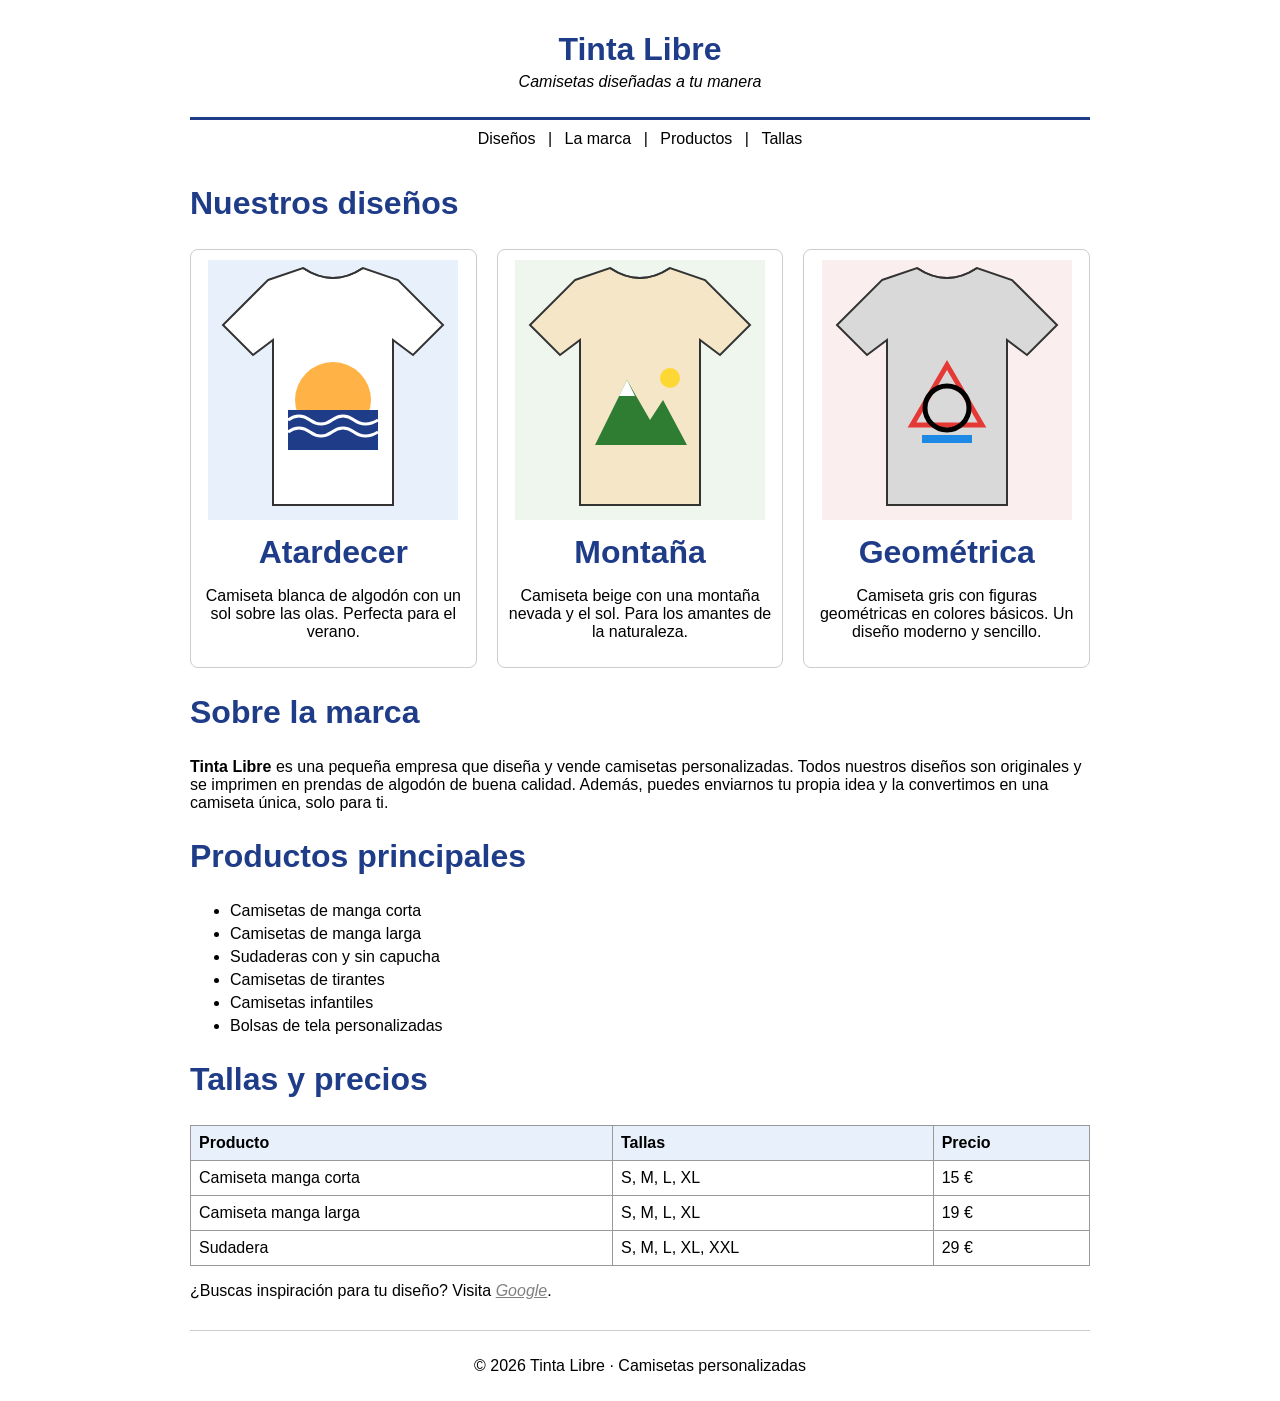
<file: DIW/Tema3/Actividad1_PaginaCSS/index.html>
<!DOCTYPE html>
<html lang="es">
<head>
    <meta charset="UTF-8">
    <meta name="viewport" content="width=device-width, initial-scale=1.0">
    <title>Tinta Libre - Camisetas personalizadas</title>
    <link rel="stylesheet" href="estilos.css">
</head>
<body>

    <!-- Bloque 1: cabecera -->
    <header>
        <h1>Tinta Libre</h1>
        <p class="eslogan">Camisetas diseñadas a tu manera</p>
    </header>

    <!-- Bloque 2: menú de navegación -->
    <nav>
        <a href="#disenos">Diseños</a> |
        <a href="#marca">La marca</a> |
        <a href="#productos">Productos</a> |
        <a href="#tallas">Tallas</a>
    </nav>

    <!-- Bloque 3: diseños destacados con sus imágenes -->
    <section id="disenos">
        <h2>Nuestros diseños</h2>

        <div class="galeria">
            <!-- Bloques 4, 5 y 6: cada diseño con su imagen y descripción -->
            <figure class="producto">
                <img src="img/atardecer.svg" alt="Camiseta blanca con el diseño Atardecer en el mar">
                <figcaption>
                    <h3>Atardecer</h3>
                    <p>Camiseta blanca de algodón con un sol sobre las olas. Perfecta para el verano.</p>
                </figcaption>
            </figure>

            <figure class="producto">
                <img src="img/montana.svg" alt="Camiseta beige con el diseño Montaña">
                <figcaption>
                    <h3>Montaña</h3>
                    <p>Camiseta beige con una montaña nevada y el sol. Para los amantes de la naturaleza.</p>
                </figcaption>
            </figure>

            <figure class="producto">
                <img src="img/geometrica.svg" alt="Camiseta gris con el diseño Geométrica">
                <figcaption>
                    <h3>Geométrica</h3>
                    <p>Camiseta gris con figuras geométricas en colores básicos. Un diseño moderno y sencillo.</p>
                </figcaption>
            </figure>
        </div>
    </section>

    <!-- Bloque 7: descripción de la marca -->
    <section id="marca">
        <h2>Sobre la marca</h2>
        <p>
            <strong>Tinta Libre</strong> es una pequeña empresa que diseña y vende camisetas personalizadas.
            Todos nuestros diseños son originales y se imprimen en prendas de algodón de buena calidad.
            Además, puedes enviarnos tu propia idea y la convertimos en una camiseta única, solo para ti.
        </p>
    </section>

    <!-- Bloque 8: listado de productos -->
    <section id="productos">
        <h2>Productos principales</h2>
        <ul>
            <li>Camisetas de manga corta</li>
            <li>Camisetas de manga larga</li>
            <li>Sudaderas con y sin capucha</li>
            <li>Camisetas de tirantes</li>
            <li>Camisetas infantiles</li>
            <li>Bolsas de tela personalizadas</li>
        </ul>
    </section>

    <!-- Bloque 9: tabla de tallas y precios -->
    <section id="tallas">
        <h2>Tallas y precios</h2>
        <table>
            <tr>
                <th>Producto</th>
                <th>Tallas</th>
                <th>Precio</th>
            </tr>
            <tr>
                <td>Camiseta manga corta</td>
                <td>S, M, L, XL</td>
                <td>15 €</td>
            </tr>
            <tr>
                <td>Camiseta manga larga</td>
                <td>S, M, L, XL</td>
                <td>19 €</td>
            </tr>
            <tr>
                <td>Sudadera</td>
                <td>S, M, L, XL, XXL</td>
                <td>29 €</td>
            </tr>
        </table>
    </section>

    <!-- Bloque 10: enlace al buscador -->
    <div class="buscador">
        <p>¿Buscas inspiración para tu diseño? Visita <a href="https://www.google.com" target="_blank">Google</a>.</p>
    </div>

    <!-- Bloque 11: pie de página -->
    <footer>
        <p>&copy; 2026 Tinta Libre · Camisetas personalizadas</p>
    </footer>

</body>
</html>
</file>
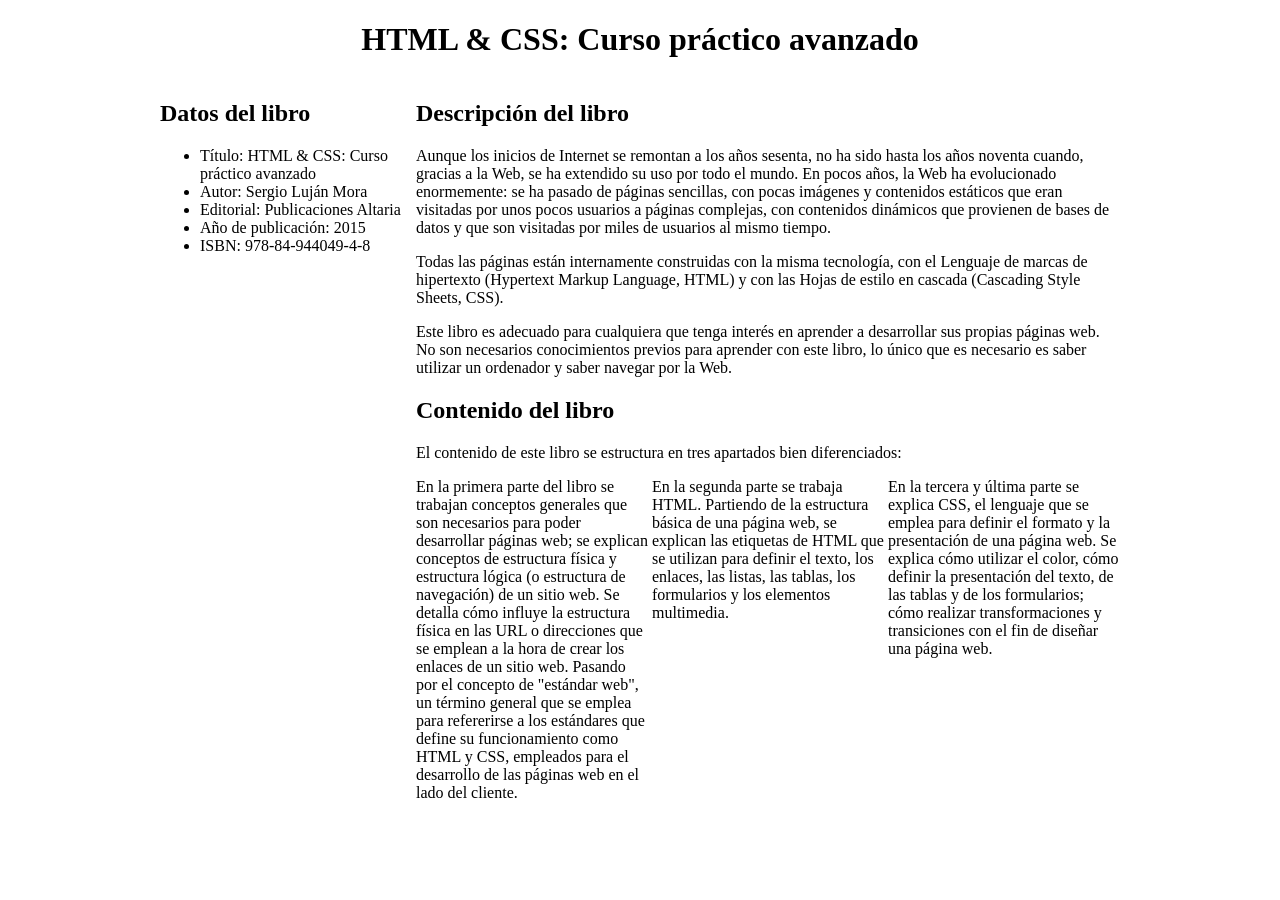
<file: DIW/Tema3/Actividad2_DisenoElastico/index.html>
<!DOCTYPE html>
<html>
<head>
<meta charset="utf-8" />
<title>HTML &amp; CSS: Curso práctico avanzado</title>
<link rel="stylesheet" href="estilos.css" />
</head>
<body>
<h1>HTML &amp; CSS: Curso práctico avanzado</h1>
<div id="lateral">
<h2>Datos del libro</h2>
<ul>
<li>Título: HTML &amp; CSS: Curso práctico avanzado</li>
<li>Autor: Sergio Luján Mora</li>
<li>Editorial: Publicaciones Altaria</li>
<li>Año de publicación: 2015</li>
<li>ISBN: 978-84-944049-4-8</li>
</ul>
</div>
<div id="principal">
<h2>Descripción del libro</h2>
<p>
Aunque los inicios de Internet se remontan a los años sesenta, no ha sido hasta los años noventa cuando, gracias a la Web, se ha extendido su uso por todo el mundo. En pocos años, la Web ha evolucionado enormemente: se ha pasado de páginas sencillas, con pocas imágenes y contenidos estáticos que eran visitadas por unos pocos usuarios a páginas complejas, con contenidos dinámicos que provienen de bases de datos y que son visitadas por miles de usuarios al mismo tiempo.
</p>
<p>
Todas las páginas están internamente construidas con la misma tecnología, con el Lenguaje de marcas de hipertexto (Hypertext Markup Language, HTML) y con las Hojas de estilo en cascada (Cascading Style Sheets, CSS).
</p>
<p>
Este libro es adecuado para cualquiera que tenga interés en aprender a desarrollar sus propias páginas web. No son necesarios conocimientos previos para aprender con este libro, lo único que es necesario es saber utilizar un ordenador y saber navegar por la Web.
</p>
<h2>Contenido del libro</h2>
<p>
El contenido de este libro se estructura en tres apartados bien diferenciados:
</p>
<ul>
<li>En la primera parte del libro se trabajan conceptos generales que son necesarios para poder desarrollar páginas web; se explican conceptos de estructura física y estructura lógica (o estructura de navegación) de un sitio web. Se detalla cómo influye la estructura física en las URL o direcciones que se emplean a la hora de crear los enlaces de un sitio web. Pasando por el concepto de "estándar web", un término general que se emplea para refererirse a los estándares que define su funcionamiento como HTML y CSS, empleados para el desarrollo de las páginas web en el lado del cliente.</li>
<li>En la segunda parte se trabaja HTML. Partiendo de la estructura básica de una página web, se explican las etiquetas de HTML que se utilizan para definir el texto, los enlaces, las listas, las tablas, los formularios y los elementos multimedia.</li>
<li>En la tercera y última parte se explica CSS, el lenguaje que se emplea para definir el formato y la presentación de una página web. Se explica cómo utilizar el color, cómo definir la presentación del texto, de las tablas y de los formularios; cómo realizar transformaciones y transiciones con el fin de diseñar una página web.</li>
</ul>
</div>
</body>
</html>
</file>
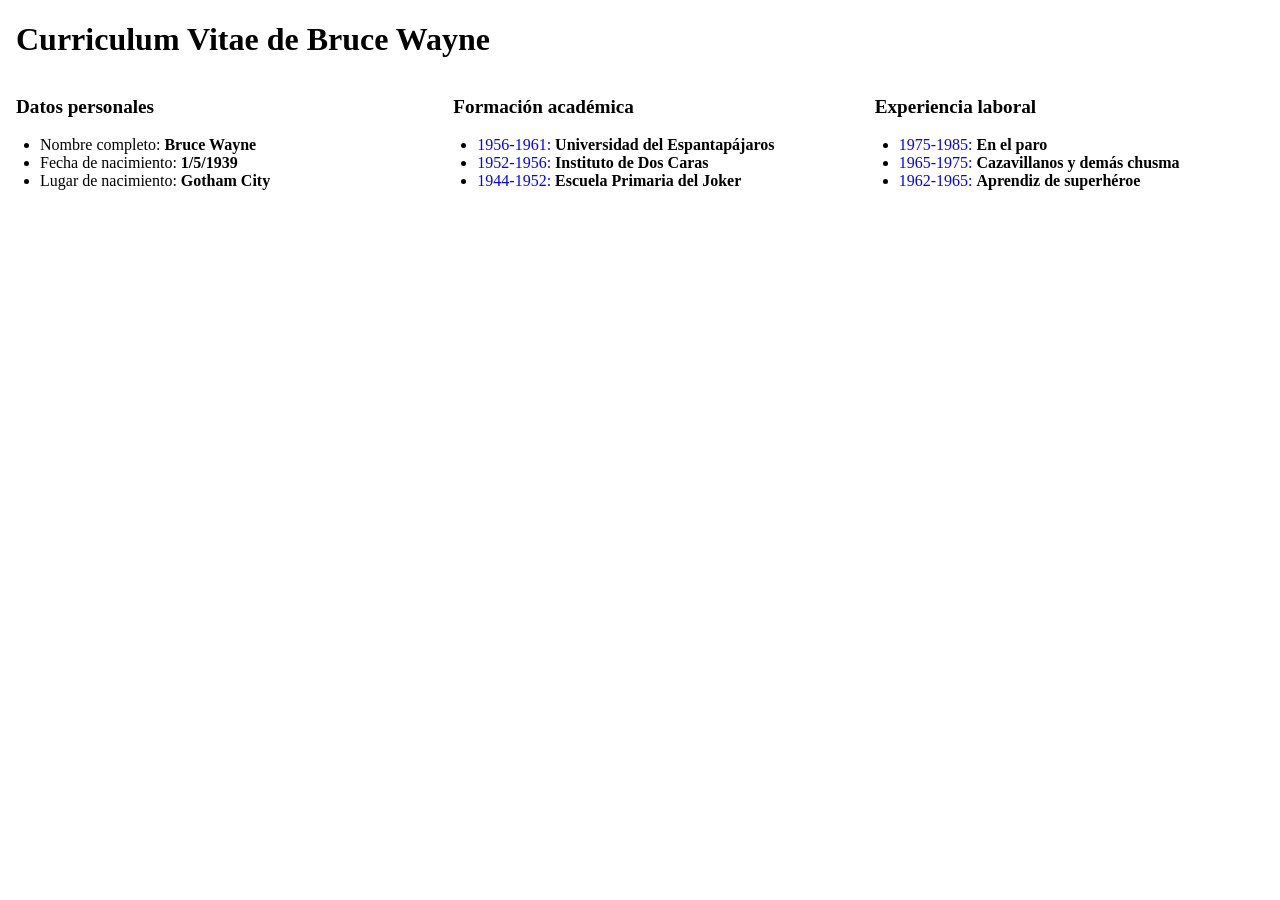
<file: DIW/Tema3/Actividad3_DisenoResponsive/index.html>
<!DOCTYPE html>
<html>
<head>
<meta charset="utf-8" />
<meta name="viewport" content="width=device-width, initial-scale=1.0" />
<title>Curriculum Vitae de Bruce Wayne</title>
<link rel="stylesheet" href="estilos.css" />
</head>
<body>
<h1>Curriculum Vitae de Bruce Wayne</h1>

<div class="contenedor">

    <div class="columna datos">
        <h2>Datos personales</h2>
        <ul>
            <li>Nombre completo: <strong>Bruce Wayne</strong></li>
            <li>Fecha de nacimiento: <strong>1/5/1939</strong></li>
            <li>Lugar de nacimiento: <strong>Gotham City</strong></li>
        </ul>
    </div>

    <div class="historial">
        <div class="columna">
            <h2>Formación académica</h2>
            <ul>
                <li><span class="fecha">1956-1961:</span> <strong>Universidad del Espantapájaros</strong></li>
                <li><span class="fecha">1952-1956:</span> <strong>Instituto de Dos Caras</strong></li>
                <li><span class="fecha">1944-1952:</span> <strong>Escuela Primaria del Joker</strong></li>
            </ul>
        </div>

        <div class="columna">
            <h2>Experiencia laboral</h2>
            <ul>
                <li><span class="fecha">1975-1985:</span> <strong>En el paro</strong></li>
                <li><span class="fecha">1965-1975:</span> <strong>Cazavillanos y demás chusma</strong></li>
                <li><span class="fecha">1962-1965:</span> <strong>Aprendiz de superhéroe</strong></li>
            </ul>
        </div>
    </div>

</div>
</body>
</html>
</file>
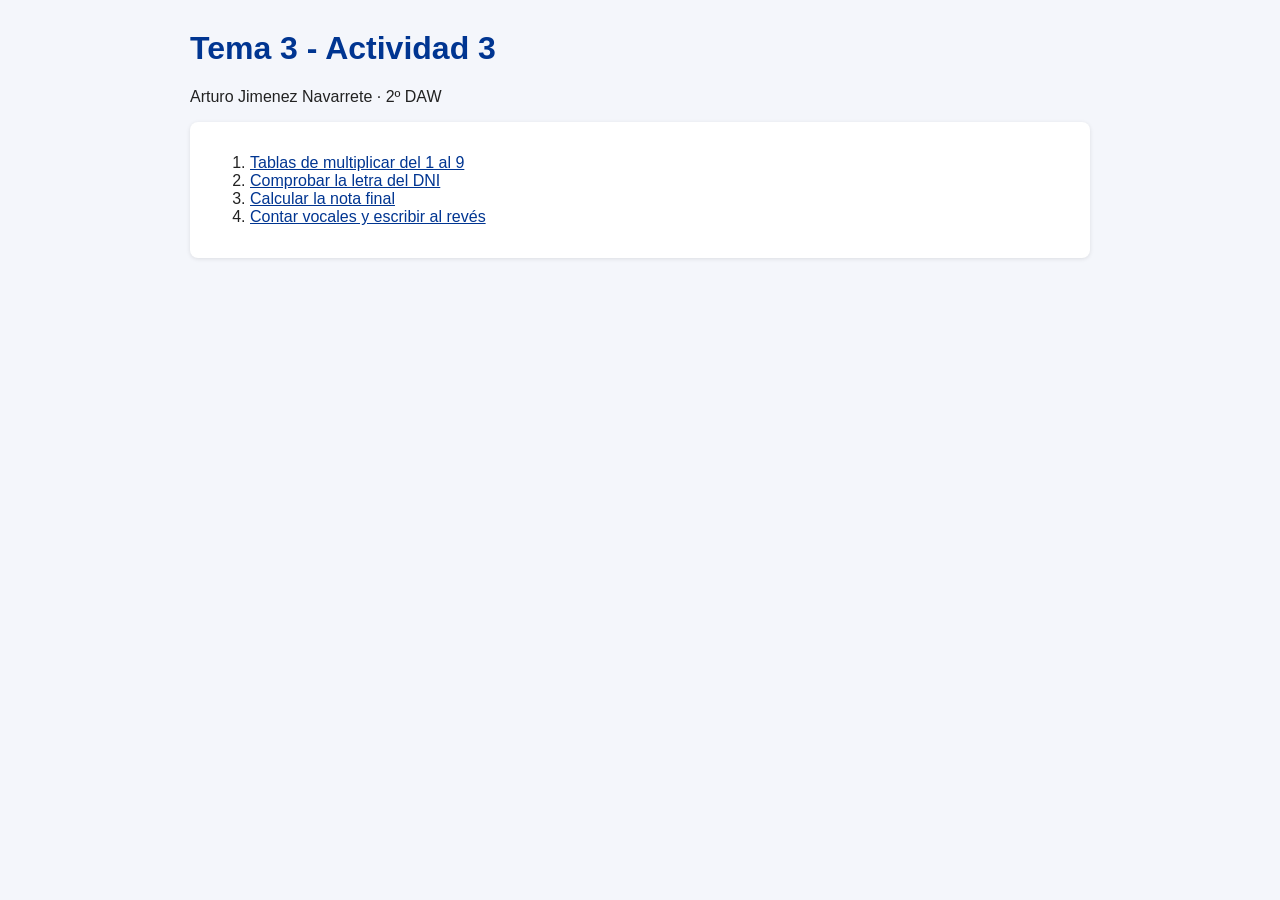
<file: DWEC/Tema3/Actividad3/index.html>
<!DOCTYPE html>
<html lang="es">
<head>
  <meta charset="UTF-8">
  <title>Tema 3 - Actividad 3</title>
  <link rel="stylesheet" href="estilos.css">
</head>
<body>
  <h1>Tema 3 - Actividad 3</h1>
  <p>Arturo Jimenez Navarrete · 2º DAW</p>
  <div class="caja">
    <ol>
      <li><a href="ejercicio1/index.html">Tablas de multiplicar del 1 al 9</a></li>
      <li><a href="ejercicio2/index.html">Comprobar la letra del DNI</a></li>
      <li><a href="ejercicio3/index.html">Calcular la nota final</a></li>
      <li><a href="ejercicio4/index.html">Contar vocales y escribir al revés</a></li>
    </ol>
  </div>
</body>
</html>
</file>
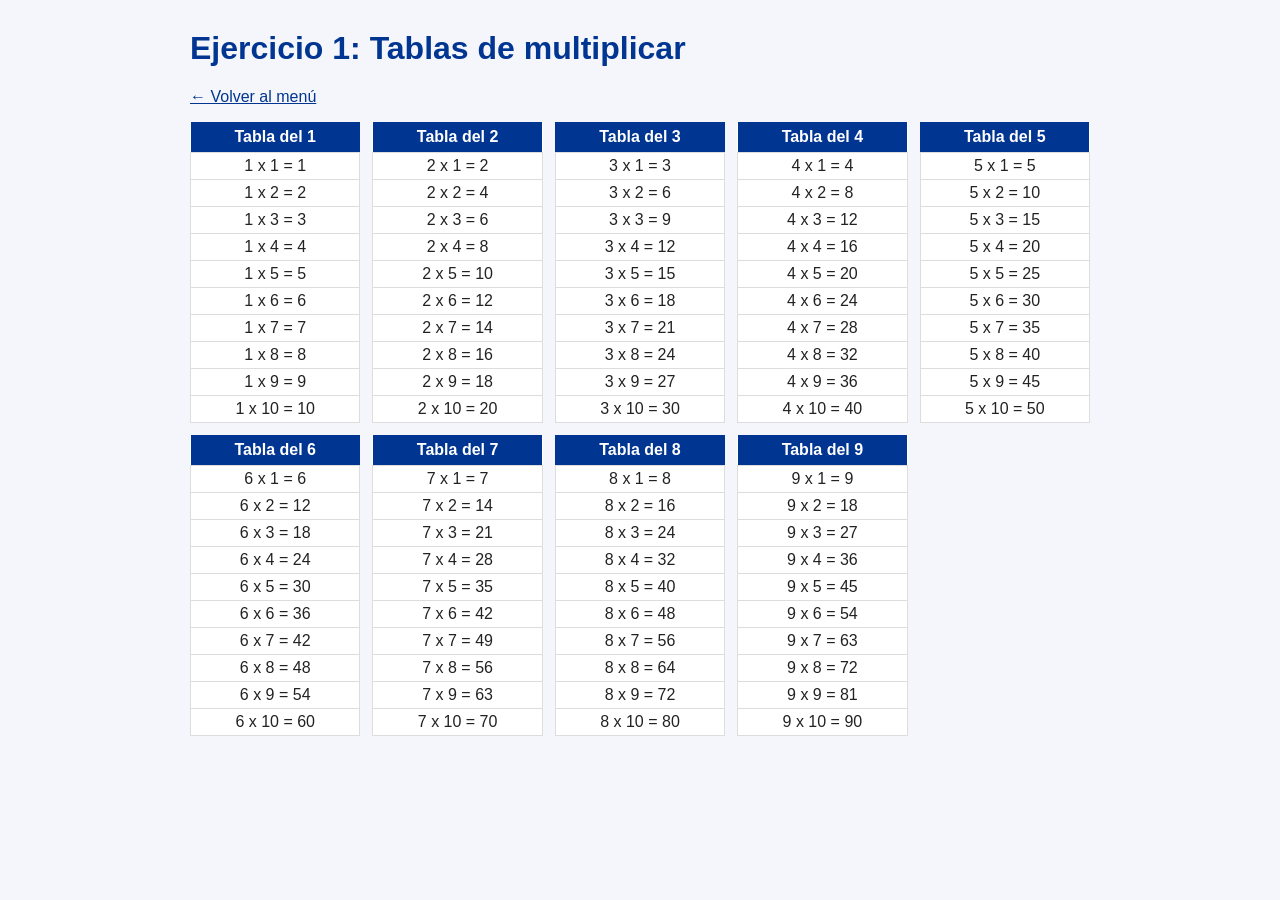
<file: DWEC/Tema3/Actividad3/ejercicio1/index.html>
<!DOCTYPE html>
<html lang="es">
<head>
  <meta charset="UTF-8">
  <title>Ejercicio 1: Tablas de multiplicar</title>
  <link rel="stylesheet" href="../estilos.css">
</head>
<body>
  <h1>Ejercicio 1: Tablas de multiplicar</h1>
  <p><a href="../index.html">&larr; Volver al menú</a></p>
  <div id="resultado" class="tablas"></div>
  <script src="script.js"></script>
</body>
</html>
</file>
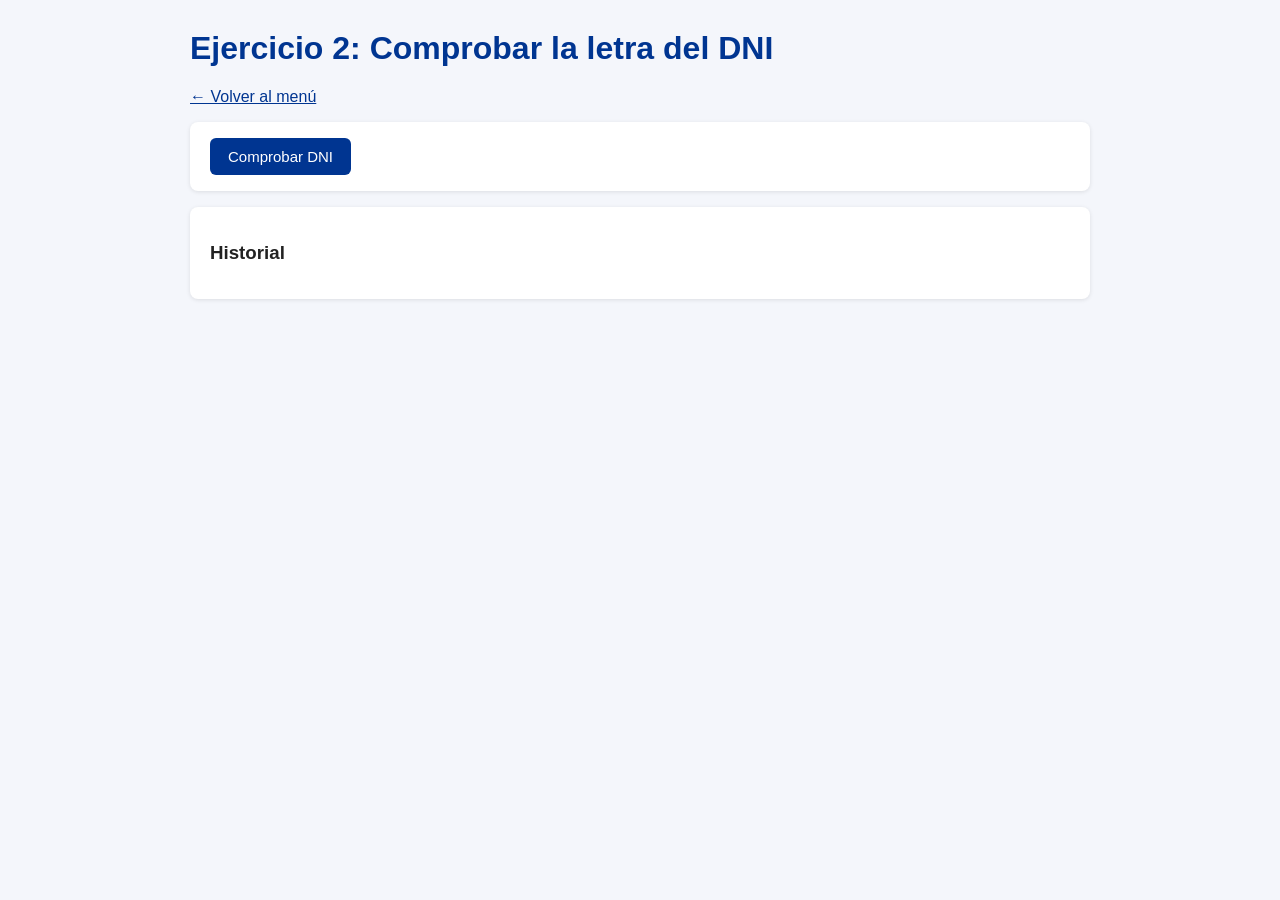
<file: DWEC/Tema3/Actividad3/ejercicio2/index.html>
<!DOCTYPE html>
<html lang="es">
<head>
  <meta charset="UTF-8">
  <title>Ejercicio 2: Comprobar la letra del DNI</title>
  <link rel="stylesheet" href="../estilos.css">
</head>
<body>
  <h1>Ejercicio 2: Comprobar la letra del DNI</h1>
  <p><a href="../index.html">&larr; Volver al menú</a></p>
  <div class="caja">
    <button id="btnEmpezar">Comprobar DNI</button>
  </div>
  <div class="caja">
    <h3>Historial</h3>
    <ul id="resultado"></ul>
  </div>
  <script src="script.js"></script>
</body>
</html>
</file>
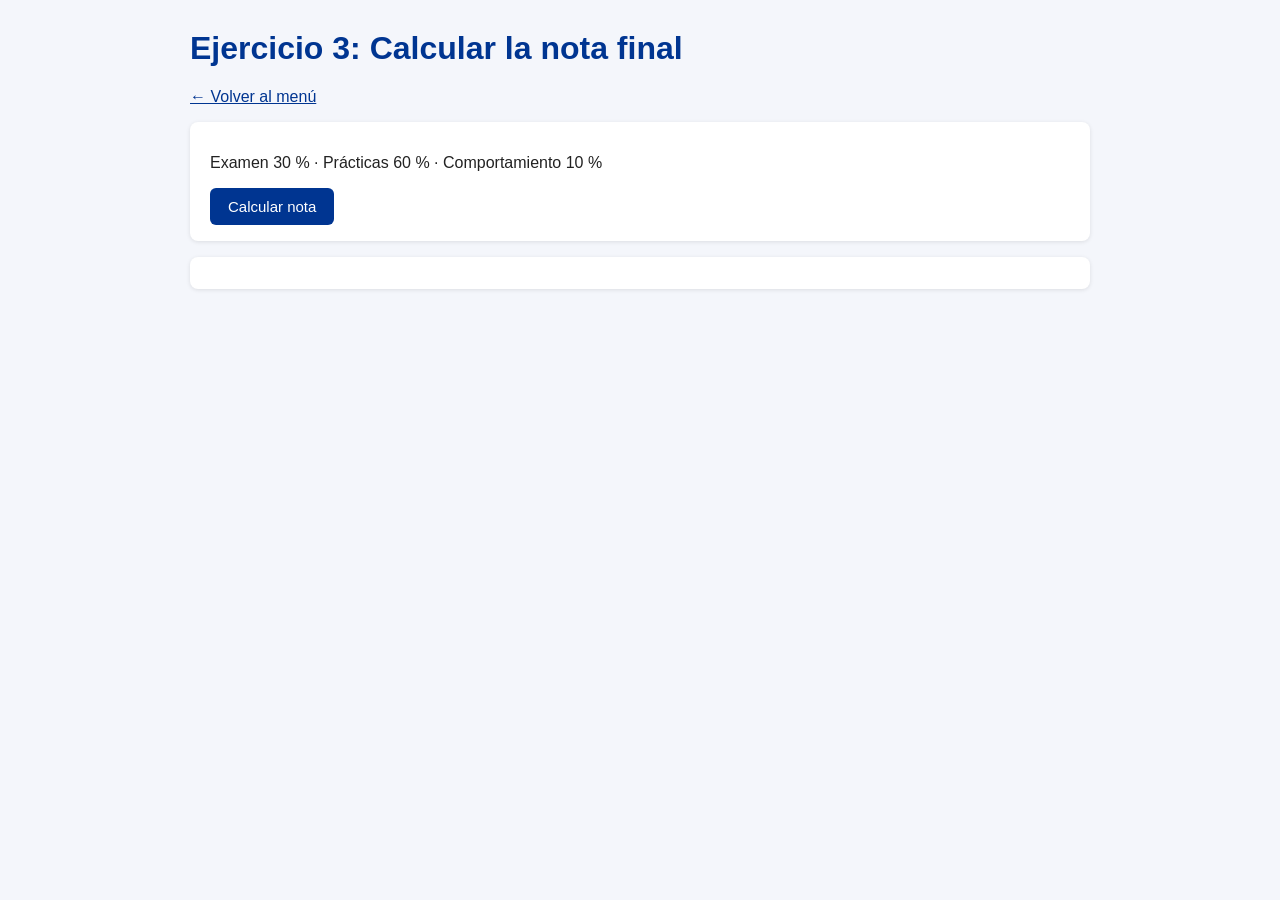
<file: DWEC/Tema3/Actividad3/ejercicio3/index.html>
<!DOCTYPE html>
<html lang="es">
<head>
  <meta charset="UTF-8">
  <title>Ejercicio 3: Calcular la nota final</title>
  <link rel="stylesheet" href="../estilos.css">
</head>
<body>
  <h1>Ejercicio 3: Calcular la nota final</h1>
  <p><a href="../index.html">&larr; Volver al menú</a></p>
  <div class="caja">
    <p>Examen 30 % · Prácticas 60 % · Comportamiento 10 %</p>
    <button id="btnCalcular">Calcular nota</button>
  </div>
  <div class="caja" id="resultado"></div>
  <script src="script.js"></script>
</body>
</html>
</file>
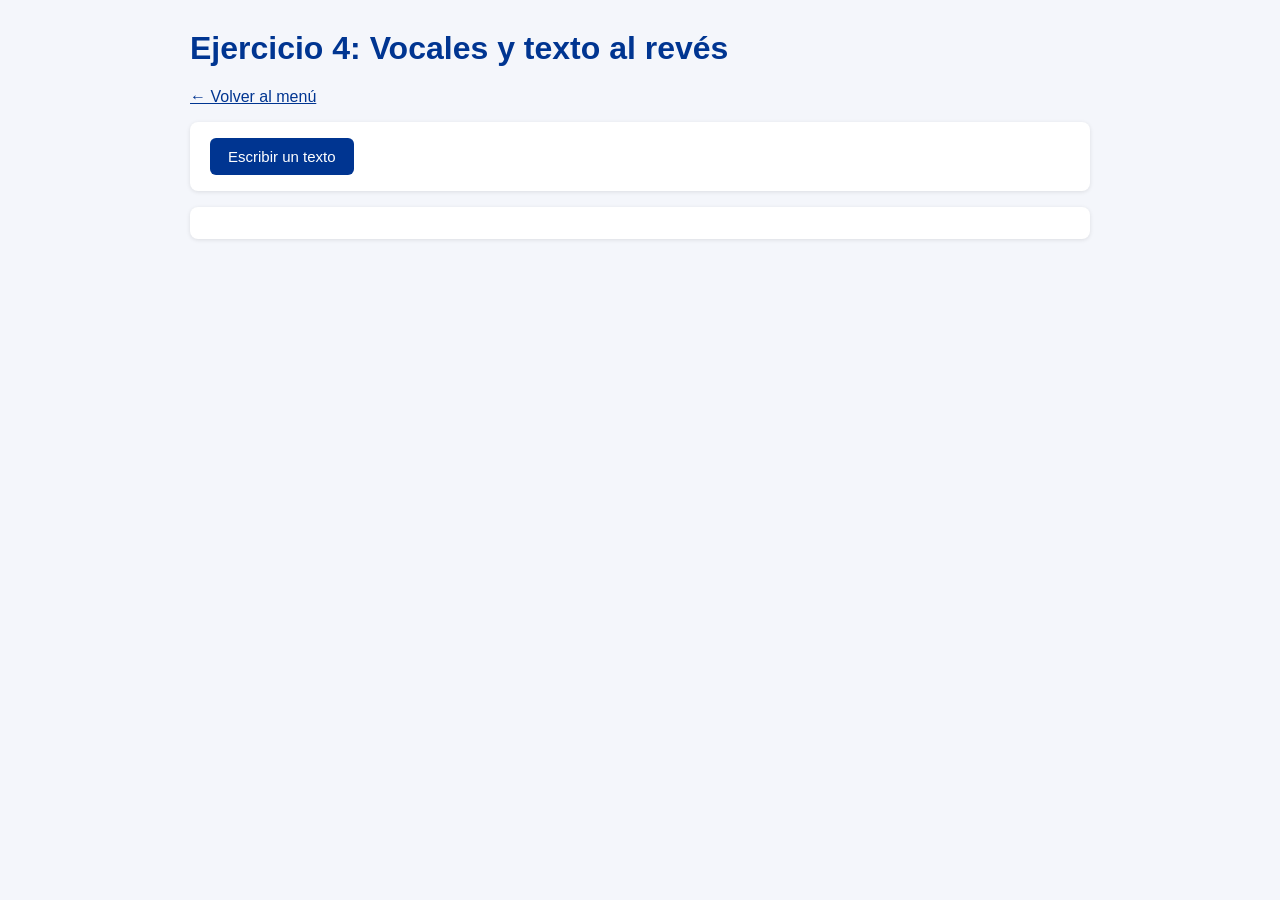
<file: DWEC/Tema3/Actividad3/ejercicio4/index.html>
<!DOCTYPE html>
<html lang="es">
<head>
  <meta charset="UTF-8">
  <title>Ejercicio 4: Vocales y texto al revés</title>
  <link rel="stylesheet" href="../estilos.css">
</head>
<body>
  <h1>Ejercicio 4: Vocales y texto al revés</h1>
  <p><a href="../index.html">&larr; Volver al menú</a></p>
  <div class="caja">
    <button id="btnLeer">Escribir un texto</button>
  </div>
  <div class="caja" id="resultado"></div>
  <script src="script.js"></script>
</body>
</html>
</file>
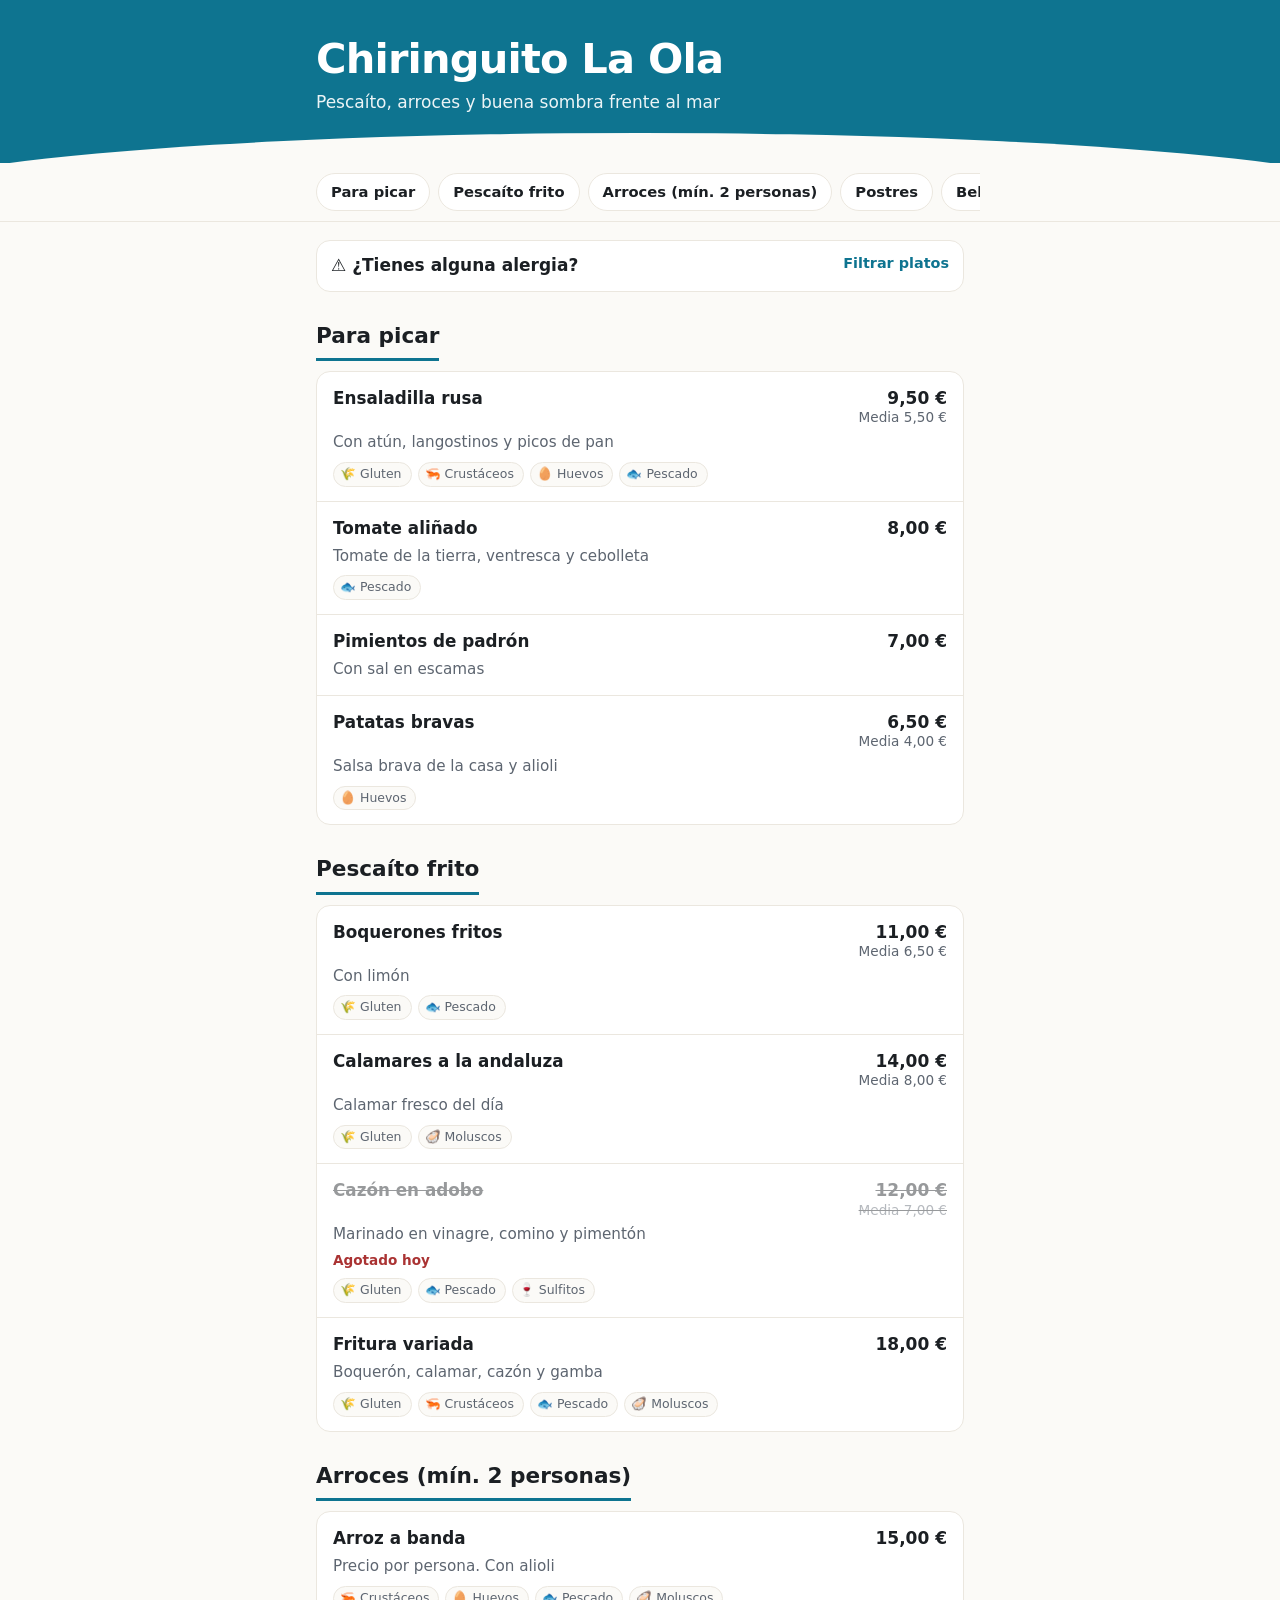
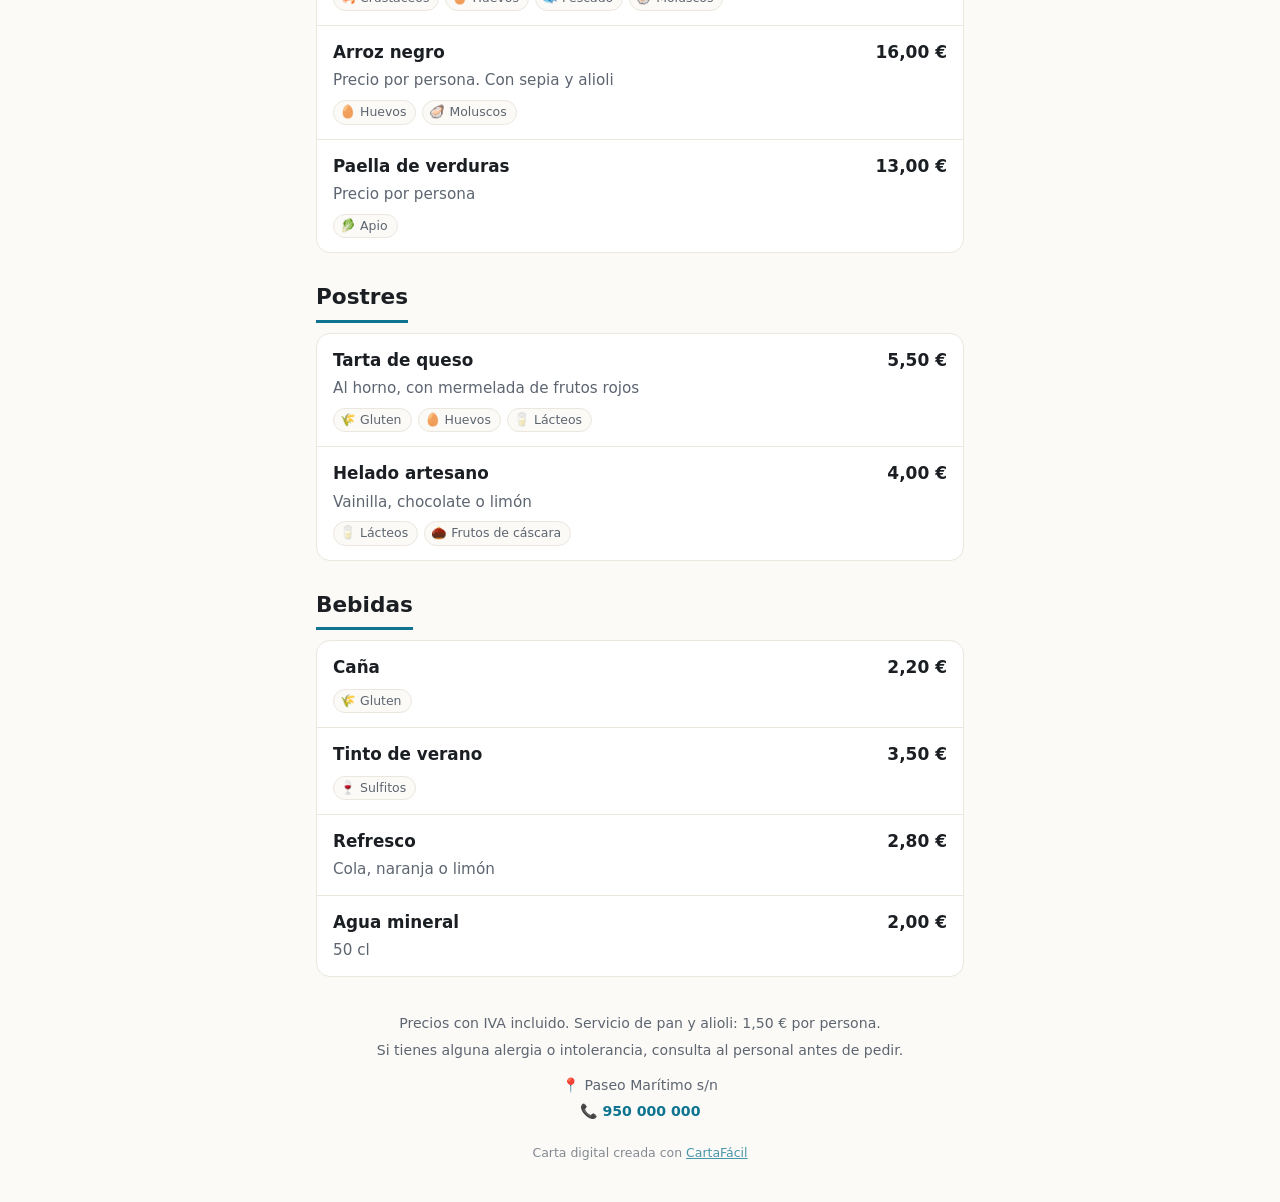
<file: CartaFacil/demo/carta-demo.html>
<!doctype html>
<html lang="es">
<head>
  <meta charset="utf-8">
  <meta name="viewport" content="width=device-width, initial-scale=1, viewport-fit=cover">
  <title>Chiringuito La Ola · Carta</title>
  <meta name="description" content="Carta de Chiringuito La Ola con precios y alérgenos.">
  <meta name="theme-color" content="#0e7490">
  <style>/* Carta pública: pensada para leerse en el móvil, a pleno sol */
:root {
  /* Un solo aspecto claro a propósito: la carta se lee en terraza, a pleno sol */
  color-scheme: light;
  --brand: #0e7490;
  --bg: #fbfaf7;
  --card: #ffffff;
  --ink: #1b1f23;
  --soft: #5d6570;
  --line: #ebe7df;
  --font: system-ui, -apple-system, "Segoe UI", Roboto, "Helvetica Neue", sans-serif;
}
* { box-sizing: border-box; }
html { scroll-behavior: smooth; scroll-padding-top: 64px; -webkit-text-size-adjust: 100%; }
body::before { content: ""; position: fixed; inset: 0 0 auto; height: env(safe-area-inset-top, 0px); z-index: 10; background: var(--brand); }
body { margin: 0; background: var(--bg); color: var(--ink); font-family: var(--font); font-size: 17px; line-height: 1.5; }
a { color: var(--brand); }
.c-wrap { max-width: 680px; margin: 0 auto; padding-left: max(16px, env(safe-area-inset-left, 0px)); padding-right: max(16px, env(safe-area-inset-right, 0px)); }

.c-hero {
  background: var(--brand);
  color: #fff;
  padding: 36px 0 30px;
  position: relative;
  overflow: hidden;
}
.c-hero::after {
  content: ""; position: absolute; inset: auto -10% -40px -10%; height: 70px;
  background: var(--bg); border-radius: 50% 50% 0 0 / 100% 100% 0 0;
}
.c-hero h1 { margin: 0; font-size: clamp(1.8rem, 7vw, 2.6rem); line-height: 1.1; letter-spacing: -0.02em; position: relative; z-index: 1; }
.c-tag { margin: 8px 0 18px; opacity: .92; position: relative; z-index: 1; }

.c-nav {
  position: sticky; top: env(safe-area-inset-top, 0px); z-index: 5;
  background: color-mix(in srgb, var(--bg) 92%, transparent);
  backdrop-filter: blur(8px); -webkit-backdrop-filter: blur(8px);
  border-bottom: 1px solid var(--line);
}
.c-nav-in { display: flex; gap: 8px; overflow-x: auto; padding-block: 10px; padding-left: max(16px, env(safe-area-inset-left, 0px)); padding-right: max(16px, env(safe-area-inset-right, 0px)); max-width: 680px; margin: 0 auto; scrollbar-width: none; }
.c-nav-in::-webkit-scrollbar { display: none; }
.c-nav a {
  flex: none; text-decoration: none; color: var(--ink); font-weight: 600; font-size: .92rem;
  padding: 7px 14px; border-radius: 999px; background: var(--card); border: 1px solid var(--line);
}
.c-nav a:active, .c-nav a:hover { border-color: var(--brand); color: var(--brand); }

.c-filter { background: var(--card); border: 1px solid var(--line); border-radius: 14px; padding: 12px 14px; margin: 18px 0 4px; }
.c-filter summary { display: flex; justify-content: space-between; gap: 8px; cursor: pointer; font-weight: 600; list-style: none; }
.c-filter summary::-webkit-details-marker { display: none; }
.c-filter-hint { color: var(--brand); font-size: .9rem; }
.c-filter p { color: var(--soft); font-size: .92rem; margin: 10px 0; }
.c-chips { display: flex; flex-wrap: wrap; gap: 8px; }
.c-chip input { position: absolute; opacity: 0; pointer-events: none; }
.c-chip span { display: inline-block; padding: 6px 12px; border-radius: 999px; border: 1px solid var(--line); font-size: .9rem; cursor: pointer; background: var(--bg); }
.c-chip input:checked + span { background: #fde8e8; border-color: #e5a3a3; color: #8a1c1c; text-decoration: line-through; }
.c-chip input:focus-visible + span { outline: 2px solid var(--brand); }
.c-filter-count:empty { display: none; }

.c-sec { margin-top: 28px; }
.c-sec h2 { font-size: 1.35rem; margin: 0 0 10px; padding-bottom: 6px; border-bottom: 3px solid var(--brand); display: inline-block; }
.c-sec ul { list-style: none; margin: 0; padding: 0; background: var(--card); border: 1px solid var(--line); border-radius: 14px; }
.c-item { padding: 14px 16px; border-bottom: 1px solid var(--line); }
.c-item:last-child { border-bottom: 0; }
.c-row { display: flex; justify-content: space-between; align-items: baseline; gap: 12px; }
.c-item h3 { margin: 0; font-size: 1.05rem; font-weight: 650; }
.c-price { display: flex; flex-direction: column; align-items: flex-end; white-space: nowrap; line-height: 1.3; font-weight: 700; font-variant-numeric: tabular-nums; }
.c-half { color: var(--soft); font-weight: 500; font-size: .85rem; }
.c-desc { margin: 4px 0 0; color: var(--soft); font-size: .95rem; }
.c-al { margin: 8px 0 0; display: flex; flex-wrap: wrap; gap: 6px; }
.c-al span { font-size: .78rem; background: var(--bg); border: 1px solid var(--line); border-radius: 999px; padding: 2px 9px 2px 6px; display: inline-flex; gap: 4px; align-items: center; }
.c-al em { font-style: normal; color: var(--soft); }
.c-item.is-off h3, .c-item.is-off .c-price { opacity: .45; text-decoration: line-through; }
.c-off { margin: 4px 0 0; font-size: .85rem; font-weight: 600; color: #a33; }

.c-empty { text-align: center; color: var(--soft); padding: 60px 0; }
.c-foot { margin: 36px 0 40px; text-align: center; color: var(--soft); font-size: .88rem; }
.c-foot p { margin: 6px 0; }
.c-contact { display: flex; flex-direction: column; gap: 4px; margin-top: 14px !important; }
.c-contact a { text-decoration: none; font-weight: 600; }
.c-powered { margin-top: 22px !important; font-size: .78rem; opacity: .75; }
.c-msg { text-align: center; padding: 80px 16px; }
</style>  <style>:root{--brand:#0e7490}</style>
</head>
<body>
  <header class="c-hero">
    <div class="c-wrap">
      <h1>Chiringuito La Ola</h1>
      <p class="c-tag">Pescaíto, arroces y buena sombra frente al mar</p>    </div>
  </header>

    <nav class="c-nav" aria-label="Secciones de la carta">
    <div class="c-nav-in">
      <a href="#s1">Para picar</a><a href="#s2">Pescaíto frito</a><a href="#s3">Arroces (mín. 2 personas)</a><a href="#s4">Postres</a><a href="#s5">Bebidas</a>    </div>
  </nav>
  
  <main class="c-wrap">
        <details class="c-filter">
      <summary><span>⚠️ ¿Tienes alguna alergia?</span> <span class="c-filter-hint">Filtrar platos</span></summary>
      <p>Marca lo que no puedes tomar y ocultaremos los platos que lo contienen.</p>
      <div class="c-chips">
                  <label class="c-chip"><input type="checkbox" value="gluten"><span>🌾 Gluten</span></label>
                  <label class="c-chip"><input type="checkbox" value="crustaceos"><span>🦐 Crustáceos</span></label>
                  <label class="c-chip"><input type="checkbox" value="huevos"><span>🥚 Huevos</span></label>
                  <label class="c-chip"><input type="checkbox" value="pescado"><span>🐟 Pescado</span></label>
                  <label class="c-chip"><input type="checkbox" value="lacteos"><span>🥛 Lácteos</span></label>
                  <label class="c-chip"><input type="checkbox" value="frutos"><span>🌰 Frutos de cáscara</span></label>
                  <label class="c-chip"><input type="checkbox" value="apio"><span>🥬 Apio</span></label>
                  <label class="c-chip"><input type="checkbox" value="sulfitos"><span>🍷 Sulfitos</span></label>
                  <label class="c-chip"><input type="checkbox" value="moluscos"><span>🦪 Moluscos</span></label>
              </div>
      <p class="c-filter-count" aria-live="polite"></p>
    </details>
    
    
        <section class="c-sec" id="s1">
      <h2>Para picar</h2>
      <ul>
                <li class="c-item" data-al="gluten crustaceos huevos pescado">
          <div class="c-row">
            <h3>Ensaladilla rusa</h3>
            <div class="c-price">
              <span>9,50 €</span>              <span class="c-half">Media 5,50 €</span>            </div>
          </div>
          <p class="c-desc">Con atún, langostinos y picos de pan</p>                    <p class="c-al"><span title="Gluten">🌾<em>Gluten</em></span><span title="Crustáceos">🦐<em>Crustáceos</em></span><span title="Huevos">🥚<em>Huevos</em></span><span title="Pescado">🐟<em>Pescado</em></span></p>        </li>
                <li class="c-item" data-al="pescado">
          <div class="c-row">
            <h3>Tomate aliñado</h3>
            <div class="c-price">
              <span>8,00 €</span>                          </div>
          </div>
          <p class="c-desc">Tomate de la tierra, ventresca y cebolleta</p>                    <p class="c-al"><span title="Pescado">🐟<em>Pescado</em></span></p>        </li>
                <li class="c-item" data-al="">
          <div class="c-row">
            <h3>Pimientos de padrón</h3>
            <div class="c-price">
              <span>7,00 €</span>                          </div>
          </div>
          <p class="c-desc">Con sal en escamas</p>                            </li>
                <li class="c-item" data-al="huevos">
          <div class="c-row">
            <h3>Patatas bravas</h3>
            <div class="c-price">
              <span>6,50 €</span>              <span class="c-half">Media 4,00 €</span>            </div>
          </div>
          <p class="c-desc">Salsa brava de la casa y alioli</p>                    <p class="c-al"><span title="Huevos">🥚<em>Huevos</em></span></p>        </li>
              </ul>
    </section>
        <section class="c-sec" id="s2">
      <h2>Pescaíto frito</h2>
      <ul>
                <li class="c-item" data-al="gluten pescado">
          <div class="c-row">
            <h3>Boquerones fritos</h3>
            <div class="c-price">
              <span>11,00 €</span>              <span class="c-half">Media 6,50 €</span>            </div>
          </div>
          <p class="c-desc">Con limón</p>                    <p class="c-al"><span title="Gluten">🌾<em>Gluten</em></span><span title="Pescado">🐟<em>Pescado</em></span></p>        </li>
                <li class="c-item" data-al="gluten moluscos">
          <div class="c-row">
            <h3>Calamares a la andaluza</h3>
            <div class="c-price">
              <span>14,00 €</span>              <span class="c-half">Media 8,00 €</span>            </div>
          </div>
          <p class="c-desc">Calamar fresco del día</p>                    <p class="c-al"><span title="Gluten">🌾<em>Gluten</em></span><span title="Moluscos">🦪<em>Moluscos</em></span></p>        </li>
                <li class="c-item is-off" data-al="gluten pescado sulfitos">
          <div class="c-row">
            <h3>Cazón en adobo</h3>
            <div class="c-price">
              <span>12,00 €</span>              <span class="c-half">Media 7,00 €</span>            </div>
          </div>
          <p class="c-desc">Marinado en vinagre, comino y pimentón</p>          <p class="c-off">Agotado hoy</p>          <p class="c-al"><span title="Gluten">🌾<em>Gluten</em></span><span title="Pescado">🐟<em>Pescado</em></span><span title="Sulfitos">🍷<em>Sulfitos</em></span></p>        </li>
                <li class="c-item" data-al="gluten crustaceos pescado moluscos">
          <div class="c-row">
            <h3>Fritura variada</h3>
            <div class="c-price">
              <span>18,00 €</span>                          </div>
          </div>
          <p class="c-desc">Boquerón, calamar, cazón y gamba</p>                    <p class="c-al"><span title="Gluten">🌾<em>Gluten</em></span><span title="Crustáceos">🦐<em>Crustáceos</em></span><span title="Pescado">🐟<em>Pescado</em></span><span title="Moluscos">🦪<em>Moluscos</em></span></p>        </li>
              </ul>
    </section>
        <section class="c-sec" id="s3">
      <h2>Arroces (mín. 2 personas)</h2>
      <ul>
                <li class="c-item" data-al="crustaceos huevos pescado moluscos">
          <div class="c-row">
            <h3>Arroz a banda</h3>
            <div class="c-price">
              <span>15,00 €</span>                          </div>
          </div>
          <p class="c-desc">Precio por persona. Con alioli</p>                    <p class="c-al"><span title="Crustáceos">🦐<em>Crustáceos</em></span><span title="Huevos">🥚<em>Huevos</em></span><span title="Pescado">🐟<em>Pescado</em></span><span title="Moluscos">🦪<em>Moluscos</em></span></p>        </li>
                <li class="c-item" data-al="huevos moluscos">
          <div class="c-row">
            <h3>Arroz negro</h3>
            <div class="c-price">
              <span>16,00 €</span>                          </div>
          </div>
          <p class="c-desc">Precio por persona. Con sepia y alioli</p>                    <p class="c-al"><span title="Huevos">🥚<em>Huevos</em></span><span title="Moluscos">🦪<em>Moluscos</em></span></p>        </li>
                <li class="c-item" data-al="apio">
          <div class="c-row">
            <h3>Paella de verduras</h3>
            <div class="c-price">
              <span>13,00 €</span>                          </div>
          </div>
          <p class="c-desc">Precio por persona</p>                    <p class="c-al"><span title="Apio">🥬<em>Apio</em></span></p>        </li>
              </ul>
    </section>
        <section class="c-sec" id="s4">
      <h2>Postres</h2>
      <ul>
                <li class="c-item" data-al="gluten huevos lacteos">
          <div class="c-row">
            <h3>Tarta de queso</h3>
            <div class="c-price">
              <span>5,50 €</span>                          </div>
          </div>
          <p class="c-desc">Al horno, con mermelada de frutos rojos</p>                    <p class="c-al"><span title="Gluten">🌾<em>Gluten</em></span><span title="Huevos">🥚<em>Huevos</em></span><span title="Lácteos">🥛<em>Lácteos</em></span></p>        </li>
                <li class="c-item" data-al="lacteos frutos">
          <div class="c-row">
            <h3>Helado artesano</h3>
            <div class="c-price">
              <span>4,00 €</span>                          </div>
          </div>
          <p class="c-desc">Vainilla, chocolate o limón</p>                    <p class="c-al"><span title="Lácteos">🥛<em>Lácteos</em></span><span title="Frutos de cáscara">🌰<em>Frutos de cáscara</em></span></p>        </li>
              </ul>
    </section>
        <section class="c-sec" id="s5">
      <h2>Bebidas</h2>
      <ul>
                <li class="c-item" data-al="gluten">
          <div class="c-row">
            <h3>Caña</h3>
            <div class="c-price">
              <span>2,20 €</span>                          </div>
          </div>
                              <p class="c-al"><span title="Gluten">🌾<em>Gluten</em></span></p>        </li>
                <li class="c-item" data-al="sulfitos">
          <div class="c-row">
            <h3>Tinto de verano</h3>
            <div class="c-price">
              <span>3,50 €</span>                          </div>
          </div>
                              <p class="c-al"><span title="Sulfitos">🍷<em>Sulfitos</em></span></p>        </li>
                <li class="c-item" data-al="">
          <div class="c-row">
            <h3>Refresco</h3>
            <div class="c-price">
              <span>2,80 €</span>                          </div>
          </div>
          <p class="c-desc">Cola, naranja o limón</p>                            </li>
                <li class="c-item" data-al="">
          <div class="c-row">
            <h3>Agua mineral</h3>
            <div class="c-price">
              <span>2,00 €</span>                          </div>
          </div>
          <p class="c-desc">50 cl</p>                            </li>
              </ul>
    </section>
    
    <footer class="c-foot">
      <p>Precios con IVA incluido. Servicio de pan y alioli: 1,50 € por persona.</p>      <p>Si tienes alguna alergia o intolerancia, consulta al personal antes de pedir.</p>
              <p class="c-contact">
          <span>📍 Paseo Marítimo s/n</span>          <a href="tel:950000000">📞 950 000 000</a>        </p>
            <p class="c-powered">Carta digital creada con <a href="http://127.0.0.1:8000">CartaFácil</a></p>
    </footer>
  </main>

  <script>
  (function () {
    var boxes = document.querySelectorAll('.c-chip input');
    if (!boxes.length) return;
    var items = document.querySelectorAll('.c-item');
    var countEl = document.querySelector('.c-filter-count');
    function apply() {
      var sel = Array.prototype.filter.call(boxes, function (b) { return b.checked; }).map(function (b) { return b.value; });
      var hidden = 0;
      items.forEach(function (li) {
        var al = (li.getAttribute('data-al') || '').split(' ');
        var hide = sel.some(function (s) { return al.indexOf(s) !== -1; });
        li.hidden = hide;
        if (hide) hidden++;
      });
      document.querySelectorAll('.c-sec').forEach(function (sec) {
        sec.hidden = !sec.querySelector('.c-item:not([hidden])');
      });
      countEl.textContent = sel.length ? hidden + ' platos ocultos por contener lo que has marcado.' : '';
    }
    boxes.forEach(function (b) { b.addEventListener('change', apply); });
  })();
  </script>
</body>
</html>
</file>
<file: DIW/Tema3/Actividad1_PaginaCSS/estilos.css>
/* ===== Tema 3 - Actividad 1: Página web con hojas de estilo CSS ===== */

/* Texto de toda la página: negro, Arial y 12 puntos */
body {
    color: #000000;
    font-family: Arial, sans-serif;
    font-size: 12pt;
    margin: 0 auto;
    max-width: 900px;
    padding: 0 20px;
}

/* Títulos: otro color y el doble de tamaño que el texto (12pt x 2 = 24pt) */
h1, h2, h3 {
    color: #1f3c88;
    font-size: 24pt;
}

/* ---------- Cabecera ---------- */
header {
    text-align: center;
    border-bottom: 3px solid #1f3c88;
    padding: 10px 0;
}

header h1 {
    margin-bottom: 0;
}

.eslogan {
    font-style: italic;
    margin-top: 5px;
}

/* ---------- Menú ---------- */
nav {
    text-align: center;
    padding: 10px 0;
}

nav a {
    color: #000000;
    text-decoration: none;
    margin: 0 8px;
}

nav a:hover {
    text-decoration: underline;
}

/* ---------- Diseños: las tres camisetas en fila ---------- */
.galeria {
    display: flex;
    gap: 20px;
}

.producto {
    flex: 1;
    margin: 0;
    padding: 10px;
    border: 1px solid #cccccc;
    border-radius: 8px;
    text-align: center;
}

.producto img {
    width: 100%;
    max-width: 250px;
}

.producto h3 {
    margin: 10px 0 5px;
}

/* ---------- Listado de productos alineado a la izquierda ---------- */
#productos ul {
    text-align: left;
}

#productos li {
    margin-bottom: 5px;
}

/* ---------- Tabla ---------- */
table {
    border-collapse: collapse;
    width: 100%;
}

th, td {
    border: 1px solid #999999;
    padding: 8px;
    text-align: left;
}

th {
    background-color: #e8f1fb;
}

/* ---------- Enlace al buscador ---------- */

/* Sin visitar: cursiva y gris */
.buscador a:link {
    color: gray;
    font-style: italic;
}

/* Visitado: rojo, negrita y subrayado con dos líneas.
   Nota: por privacidad, los navegadores actuales solo dejan cambiar
   el color en :visited, así que en la práctica solo se verá el rojo. */
.buscador a:visited {
    color: red;
    font-weight: bold;
    text-decoration: underline double;
}

/* ---------- Pie ---------- */
footer {
    margin-top: 30px;
    padding: 10px 0;
    border-top: 1px solid #cccccc;
    text-align: center;
}
</file>
<file: DIW/Tema3/Actividad2_DisenoElastico/estilos.css>
/* ===== Tema 3 - Actividad 2: Diseño elástico =====
   Todas las medidas van en em, así la página crece o
   se encoge según el tamaño de la letra del navegador. */

/* Página centrada con un ancho de 60em */
body {
    width: 60em;
    margin: 0 auto;
}

/* Título principal centrado */
h1 {
    text-align: center;
}

/* Columna izquierda: datos del libro (16em) */
#lateral {
    float: left;
    width: 16em;
}

/* Columna derecha: descripción y contenido (el resto, 44em) */
#principal {
    margin-left: 16em;
    width: 44em;
    display: flow-root; /* para que su título quede a la misma altura que el de la izquierda */
}

/* Lista del contenido del libro en tres columnas del mismo ancho */
#principal ul {
    column-count: 3;
    column-gap: 0.25em;
    list-style: none;
    padding: 0;
}

/* Cada apartado empieza en su propia columna */
#principal li {
    break-inside: avoid;
    break-after: column;
}
</file>
<file: DIW/Tema3/Actividad3_DisenoResponsive/estilos.css>
/* ===== Tema 3 - Actividad 3: Diseño responsive =====
   Primero los estilos para móvil y después, con media queries,
   los cambios para tablet (600px) y ordenador (1200px). */

body {
    margin: 0;
    padding: 0 1em;
}

.fecha {
    color: blue;
}

/* ---------- Móvil (hasta 600px): una columna ---------- */

/* Títulos de cada apartado subrayados con una línea */
h2 {
    font-size: 1.2em;
    border-bottom: 1px solid #999;
    padding-bottom: 0.1em;
    margin-bottom: 0.6em;
}

/* Listas sin viñetas */
ul {
    list-style: none;
    padding: 0;
}

li {
    margin-bottom: 0.7em;
}

/* El dato en negrita va en la línea de abajo */
li strong {
    display: block;
}


/* ---------- Tablet (de 600px a 1200px): dos columnas ---------- */
@media (min-width: 600px) {

    /* Datos personales a la izquierda y el resto a la derecha */
    .contenedor {
        display: flex;
        gap: 2em;
    }

    .datos {
        width: 25%;
    }

    .historial {
        flex: 1;
    }

    h2 {
        border-bottom: none;
    }

    /* Formación y experiencia vuelven a tener viñetas y todo en una línea */
    .historial ul {
        list-style: disc;
        padding-left: 1.5em;
    }

    .historial li {
        margin-bottom: 0;
    }

    .historial li strong {
        display: inline;
    }
}


/* ---------- Ordenador (desde 1200px): tres columnas ---------- */
@media (min-width: 1200px) {

    /* Las tres partes una al lado de la otra con el mismo ancho */
    .datos {
        width: auto;
        flex: 1;
    }

    .historial {
        flex: 2;
        display: flex;
        gap: 2em;
    }

    .historial .columna {
        flex: 1;
    }

    /* Datos personales también con viñetas y en una línea */
    .datos ul {
        list-style: disc;
        padding-left: 1.5em;
    }

    .datos li {
        margin-bottom: 0;
    }

    .datos li strong {
        display: inline;
    }
}
</file>
<file: DWEC/Tema3/Actividad3/estilos.css>
body { font-family: Arial, sans-serif; max-width: 900px; margin: 30px auto; padding: 0 16px; background: #f4f6fb; color: #222; }
h1 { color: #003591; }
a { color: #003591; }
.caja { background: white; border-radius: 8px; padding: 16px 20px; margin-bottom: 16px; box-shadow: 0 1px 4px rgba(0,0,0,.1); }
button { background: #003591; color: white; border: none; padding: 10px 18px; border-radius: 6px; cursor: pointer; font-size: 15px; }
button:hover { background: #FF5F45; }
.tablas { display: grid; grid-template-columns: repeat(auto-fill, minmax(160px, 1fr)); gap: 12px; }
table { border-collapse: collapse; width: 100%; background: white; }
th { background: #003591; color: white; padding: 6px; }
td { border: 1px solid #ddd; padding: 4px 8px; text-align: center; }
.ok { color: green; font-weight: bold; }
.error { color: #c0392b; font-weight: bold; }
</file>
